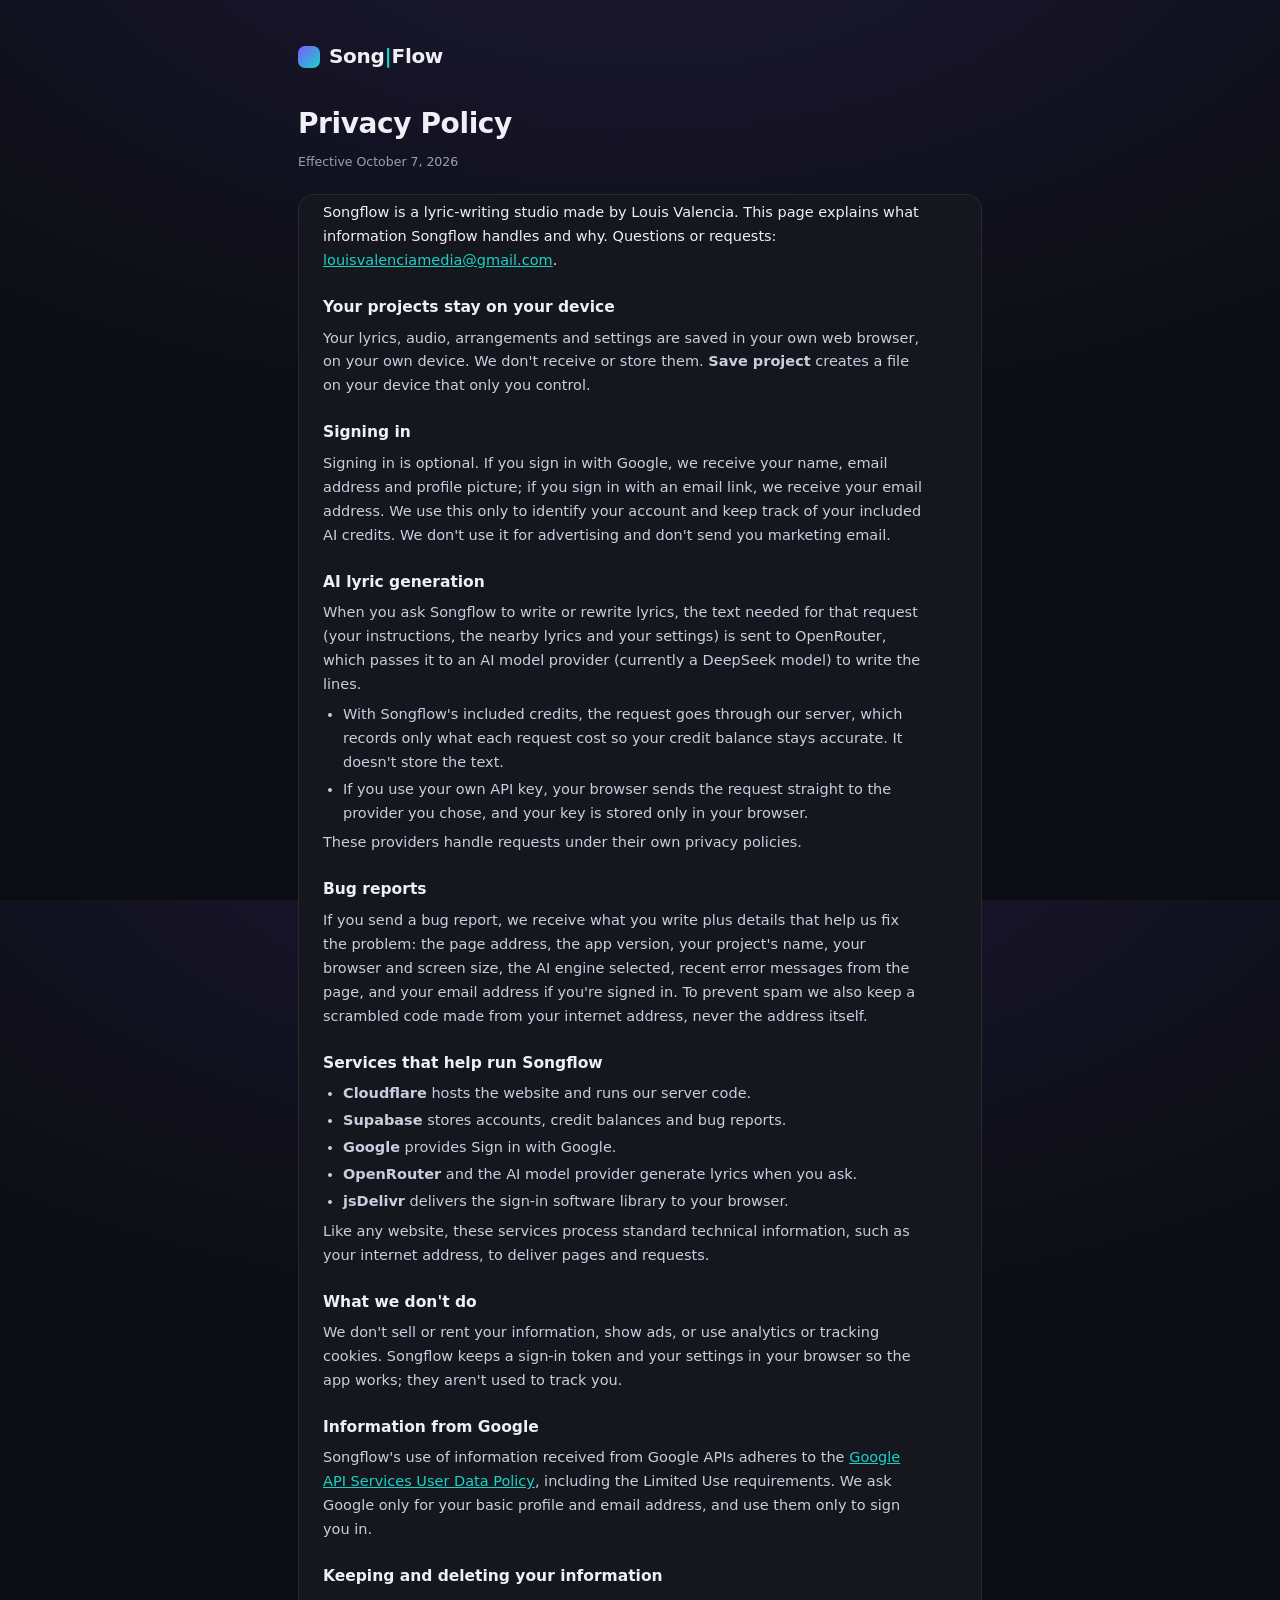
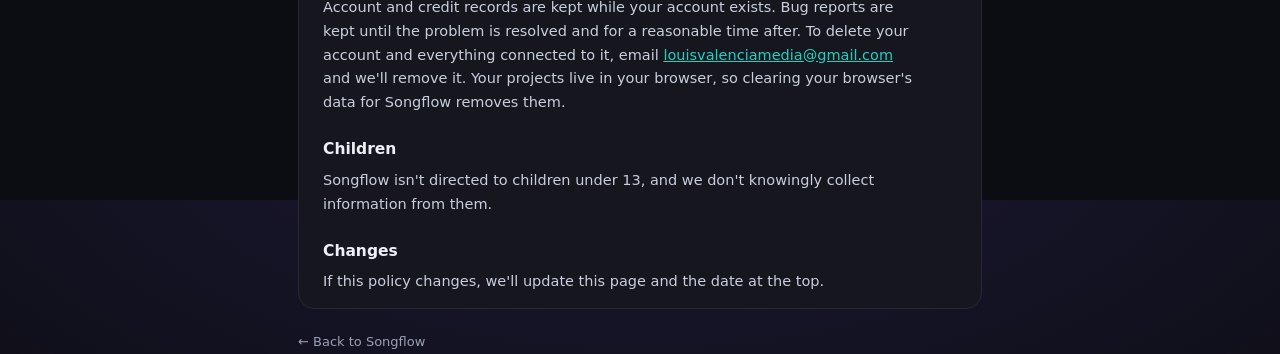
<file: privacy.html>
<!doctype html>
<html lang="en">
<head>
<meta charset="UTF-8"><meta name="viewport" content="width=device-width, initial-scale=1.0">
<title>Songflow — Privacy Policy</title>
<link rel="stylesheet" href="ams.css?v=27">
<style>
  body{margin:0;background:radial-gradient(1100px 560px at 50% -12%,rgba(124,92,255,.14),transparent),var(--bg);color:var(--txt);
    font-size:14.5px;line-height:1.65}
  .wrap{width:min(720px,100%);margin:0 auto;padding:40px 18px 64px;box-sizing:border-box}
  .brand{display:inline-flex;align-items:center;gap:9px;font-weight:800;font-size:20px;letter-spacing:-.3px;color:var(--txt);text-decoration:none}
  .brand .mk{width:22px;height:22px;border-radius:7px;background:var(--grad)}
  .brand .pipe{color:var(--accent2)}
  h1{font-size:28px;letter-spacing:-.4px;margin:26px 0 4px;text-wrap:balance}
  .eff{color:var(--mut);font-size:12.5px;margin:0 0 22px}
  .card{background:var(--panel);border:1px solid var(--line);border-radius:16px;padding:6px 24px 14px}
  h2{font-size:15.5px;margin:22px 0 6px;color:var(--txt)}
  p,li{color:#c9cede;max-width:65ch}
  ul{padding-left:20px;margin:6px 0}
  li{margin:3px 0}
  a{color:var(--accent2)}
  .lead{color:var(--txt)}
  .back{display:inline-block;margin-top:22px;color:var(--mut);font-size:13px;text-decoration:none}
  .back:hover{color:var(--txt)}
</style>
</head>
<body>
<div class="wrap">
  <a class="brand" href="./"><span class="mk"></span><span>Song<span class="pipe">|</span>Flow</span></a>
  <h1>Privacy Policy</h1>
  <p class="eff">Effective October 7, 2026</p>

  <div class="card">
    <p class="lead">Songflow is a lyric-writing studio made by Louis Valencia. This page explains what information Songflow handles and why. Questions or requests: <a href="mailto:louisvalenciamedia@gmail.com">louisvalenciamedia@gmail.com</a>.</p>

    <h2>Your projects stay on your device</h2>
    <p>Your lyrics, audio, arrangements and settings are saved in your own web browser, on your own device. We don't receive or store them. <b>Save project</b> creates a file on your device that only you control.</p>

    <h2>Signing in</h2>
    <p>Signing in is optional. If you sign in with Google, we receive your name, email address and profile picture; if you sign in with an email link, we receive your email address. We use this only to identify your account and keep track of your included AI credits. We don't use it for advertising and don't send you marketing email.</p>

    <h2>AI lyric generation</h2>
    <p>When you ask Songflow to write or rewrite lyrics, the text needed for that request (your instructions, the nearby lyrics and your settings) is sent to OpenRouter, which passes it to an AI model provider (currently a DeepSeek model) to write the lines.</p>
    <ul>
      <li>With Songflow's included credits, the request goes through our server, which records only what each request cost so your credit balance stays accurate. It doesn't store the text.</li>
      <li>If you use your own API key, your browser sends the request straight to the provider you chose, and your key is stored only in your browser.</li>
    </ul>
    <p>These providers handle requests under their own privacy policies.</p>

    <h2>Bug reports</h2>
    <p>If you send a bug report, we receive what you write plus details that help us fix the problem: the page address, the app version, your project's name, your browser and screen size, the AI engine selected, recent error messages from the page, and your email address if you're signed in. To prevent spam we also keep a scrambled code made from your internet address, never the address itself.</p>

    <h2>Services that help run Songflow</h2>
    <ul>
      <li><b>Cloudflare</b> hosts the website and runs our server code.</li>
      <li><b>Supabase</b> stores accounts, credit balances and bug reports.</li>
      <li><b>Google</b> provides Sign in with Google.</li>
      <li><b>OpenRouter</b> and the AI model provider generate lyrics when you ask.</li>
      <li><b>jsDelivr</b> delivers the sign-in software library to your browser.</li>
    </ul>
    <p>Like any website, these services process standard technical information, such as your internet address, to deliver pages and requests.</p>

    <h2>What we don't do</h2>
    <p>We don't sell or rent your information, show ads, or use analytics or tracking cookies. Songflow keeps a sign-in token and your settings in your browser so the app works; they aren't used to track you.</p>

    <h2>Information from Google</h2>
    <p>Songflow's use of information received from Google APIs adheres to the <a href="https://developers.google.com/terms/api-services-user-data-policy" target="_blank" rel="noopener">Google API Services User Data Policy</a>, including the Limited Use requirements. We ask Google only for your basic profile and email address, and use them only to sign you in.</p>

    <h2>Keeping and deleting your information</h2>
    <p>Account and credit records are kept while your account exists. Bug reports are kept until the problem is resolved and for a reasonable time after. To delete your account and everything connected to it, email <a href="mailto:louisvalenciamedia@gmail.com">louisvalenciamedia@gmail.com</a> and we'll remove it. Your projects live in your browser, so clearing your browser's data for Songflow removes them.</p>

    <h2>Children</h2>
    <p>Songflow isn't directed to children under 13, and we don't knowingly collect information from them.</p>

    <h2>Changes</h2>
    <p>If this policy changes, we'll update this page and the date at the top.</p>
  </div>

  <a class="back" href="./">&larr; Back to Songflow</a>
</div>
</body>
</html>
</file>
<file: ams.css>
/* AI Music Suite — shared design language (source: mockups/05_stem.html) */
:root{--bg:#0c0d12;--panel:#15161e;--panel2:#1c1e28;--line:#262838;--txt:#eef0f6;--mut:#9aa0b4;--accent:#7c5cff;--accent2:#19d3c5;--warn:#ff8a4c;--danger:#ff5c6a;--ok:#51cf66;--grad:linear-gradient(135deg,#7c5cff,#19d3c5);}
*{box-sizing:border-box;margin:0;padding:0;font-family:'Inter',system-ui,-apple-system,'Segoe UI',Roboto,sans-serif}
body{background:var(--bg);color:var(--txt);height:100vh;display:flex;overflow:hidden}button{font-family:inherit;cursor:pointer}
.hidden{display:none!important}
.muted{font-size:10px;color:#5c6076;line-height:1.5}

/* rail */
.rail{width:72px;background:#0a0b10;border-right:1px solid var(--line);display:flex;flex-direction:column;align-items:center;padding:12px 0;gap:5px;flex:0 0 auto}
.rail .mark{width:26px;height:26px;border-radius:8px;background:var(--grad);margin-bottom:11px}
.tab{width:56px;padding:8px 0;border-radius:10px;background:none;border:0;color:var(--mut);display:flex;flex-direction:column;align-items:center;gap:3px;font-size:9.5px;font-weight:600;text-decoration:none}
.tab .i{font-size:16px}.tab.on{background:var(--panel2);color:var(--txt)}.tab.shell{opacity:.5}.rail .grow{flex:1}

/* header + layout */
.main{flex:1;display:flex;flex-direction:column;min-width:0}
.hd{display:flex;align-items:center;gap:10px;padding:9px 14px;border-bottom:1px solid var(--line)}
.trackchip{display:flex;align-items:center;gap:7px;background:var(--panel2);border:1px solid var(--line);border-radius:9px;padding:5px 10px;font-size:11.5px}.trackchip b{color:var(--txt)}
.meta{font-size:11.5px;color:var(--mut)}.meta b{color:var(--txt)}.spacer{flex:1}
.tbtn{width:29px;height:29px;border-radius:7px;background:var(--panel2);border:1px solid var(--line);color:var(--txt);font-size:11px}.tbtn.play{background:var(--grad);color:#0c0d12;border:0;width:36px;height:36px;font-size:13px}
.clock{font-size:11.5px;color:var(--mut);font-variant-numeric:tabular-nums;min-width:84px;text-align:center}
.split{flex:1;display:flex;min-height:0}
.stage{flex:1;display:flex;flex-direction:column;padding:10px 12px;min-width:0;gap:8px;overflow:hidden}
.toolbar{display:flex;align-items:center;gap:6px;flex-wrap:wrap;font-size:11px;color:var(--mut)}
.tool{background:var(--panel2);border:1px solid var(--line);color:var(--mut);border-radius:8px;padding:5px 9px;font-size:11px;font-weight:600}
.tool.planned{opacity:.4;cursor:default}.tool.on{background:var(--grad);color:#0c0d12;border:0}

/* lanes */
.lanesArea{flex:0 0 auto;max-height:var(--tlmax,320px);overflow:auto;background:var(--panel);border:1px solid var(--line);border-radius:12px;position:relative}
/* drag handle to resize the timeline (waveform) height */
.tlresize{height:9px;margin:-3px 0 -1px;cursor:ns-resize;display:flex;align-items:center;justify-content:center;flex:0 0 auto}
.tlresize::before{content:"";width:42px;height:3px;border-radius:2px;background:var(--line)}
.tlresize:hover::before{background:var(--accent2)}
/* play-marker snap resolution select in the timeline toolbar */
.tlbar .tsnap{height:24px;background:var(--panel2);color:var(--txt);border:1px solid var(--line);border-radius:7px;font-size:11px;padding:0 4px;cursor:pointer}
.lanesArea.droptarget{outline:2px dashed var(--accent2);outline-offset:-2px}
.rulerRow{display:flex;position:sticky;top:0;z-index:4;height:18px}
.rcorner{position:sticky;left:0;z-index:5;flex:0 0 var(--lanelabel,174px);background:#101119;border-right:1px solid var(--line);border-bottom:1px solid var(--line)}
.ruler{flex:1;display:flex;background:#101119;border-bottom:1px solid var(--line)}.ruler .tick{flex:1;border-right:1px solid #20222e;font-size:9px;color:#5c6076;padding:2px 0 0 3px;min-width:0}
.lane{display:flex;height:var(--lane-h,52px);border-bottom:1px solid var(--line)}
.lane.seltgt .glabel{outline:1px solid var(--accent);outline-offset:-1px}
.glabel{position:sticky;left:0;z-index:3;flex:0 0 var(--lanelabel,174px);background:#101119;border-right:1px solid var(--line);padding:6px 7px;display:flex;align-items:center;gap:6px;cursor:pointer}
.glabel .dot{width:8px;height:8px;border-radius:2px;flex:0 0 auto}.glabel .nm{font-size:11px;font-weight:700;flex:1;white-space:nowrap;overflow:hidden;text-transform:capitalize}
.glabel .sm{display:flex;gap:3px}.glabel .sm button{width:19px;height:19px;border-radius:5px;background:#222431;border:1px solid var(--line);color:var(--mut);font-size:9px;font-weight:700}
.glabel .sm button.solo.on{background:var(--accent2);color:#0c0d12;border:0}.glabel .sm button.mute.on{background:var(--danger);color:#0c0d12;border:0}
.glabel .sm button.ab.on{background:var(--accent);color:#fff;border:0}
.pbtag{font-size:8px;font-weight:800;color:#0c0d12;background:var(--mut);border-radius:4px;padding:0 5px}
.laneTL{flex:1;position:relative;min-width:0;cursor:pointer}
.laneTL canvas{display:block;width:100%;height:100%}
.lane.muted .laneTL{opacity:.3}
.playhead{position:absolute;top:0;bottom:0;width:2px;background:var(--accent2);pointer-events:none;z-index:6;box-shadow:0 0 4px var(--accent2)}
/* cue marker: STATIC play-start position, linked to the lyric cursor (amber, sits under the moving teal playhead) */
.cuemark{position:absolute;top:0;bottom:0;width:2px;background:#ffb020;opacity:.8;pointer-events:none;z-index:5}

/* lists / library card */
.lib{background:var(--panel);border:1px solid var(--line);border-radius:12px;flex:1;min-height:90px;display:flex;flex-direction:column}
.lib .lh{display:flex;align-items:center;gap:8px;padding:8px 11px;border-bottom:1px solid var(--line)}.lib .lh b{font-size:12px}.lib .lh .sp{flex:1}
.upl{background:#262838;border:1px solid var(--line);color:var(--accent2);border-radius:7px;padding:5px 9px;font-size:10.5px;font-weight:700}
.lib .list{overflow-y:auto;padding:5px}
.lrow{display:flex;align-items:center;gap:9px;padding:7px 9px;border-radius:8px;font-size:11.5px}.lrow:hover{background:var(--panel2)}
.lrow .pl{width:28px;height:28px;border-radius:6px;background:linear-gradient(135deg,#2a2750,#173f3c);display:flex;align-items:center;justify-content:center;font-size:10px;flex:0 0 auto}
.lrow .ti{flex:1;min-width:0}.lrow .t{font-weight:600;white-space:nowrap;overflow:hidden;text-overflow:ellipsis}.lrow .m{font-size:9.5px;color:var(--mut)}
.ldbtn{background:#262838;border:1px solid var(--line);color:var(--accent2);border-radius:7px;padding:5px 9px;font-size:10px;font-weight:700}
.chipst{padding:1px 7px;border-radius:99px;font-size:9.5px}.c-ok{background:#14331c;color:var(--ok)}.c-bad{background:#3a1620;color:var(--danger)}.c-run{background:#33301a;color:#ffd43b}

/* right control panel */
.panel{width:304px;flex:0 0 auto;border-left:1px solid var(--line);background:var(--panel);display:flex;flex-direction:column;padding:13px;gap:9px;overflow-y:auto}
.pmode{display:flex;gap:5px;background:#101119;border:1px solid var(--line);border-radius:11px;padding:4px}.pmode button{flex:1;background:none;border:0;color:var(--mut);border-radius:8px;padding:8px;font-weight:700;font-size:11.5px}.pmode button.on{background:var(--grad);color:#0c0d12}
.pdiv{height:1px;background:var(--line);margin:3px 0 1px}.psection{font-size:10.5px;color:var(--accent2);font-weight:800;letter-spacing:1px;text-transform:uppercase;margin-bottom:3px}
.lab{font-size:10px;color:var(--mut);font-weight:700;text-transform:uppercase;letter-spacing:1px;margin:7px 0 5px}
.rangeval{font-size:10px;font-weight:700;color:var(--accent2);text-transform:none;letter-spacing:0;background:var(--panel2);border:1px solid var(--line);border-radius:6px;padding:1px 7px;flex:0 0 auto}
select.inp{width:100%;background:var(--panel2);border:1px solid var(--line);color:var(--txt);border-radius:9px;padding:8px;font-size:12px}
.stemtog{display:flex;flex-wrap:wrap;gap:6px}.stemtog button{background:#262838;border:1px solid var(--line);color:var(--mut);border-radius:7px;padding:6px 10px;font-size:11px;font-weight:700}.stemtog button.on{background:var(--accent);color:#0c0d12;border:0}
.drop{border:2px dashed #353b4d;border-radius:10px;padding:18px 10px;text-align:center;font-size:11.5px;color:var(--mut);cursor:pointer;margin-top:4px}
.drop:hover,.drop.hover{border-color:var(--accent);color:var(--txt)}
.go{background:var(--grad);color:#0c0d12;border:0;border-radius:11px;padding:11px;font-weight:800;font-size:12.5px;width:100%;display:flex;align-items:center;justify-content:center;gap:8px;margin-top:8px}
.go:disabled{opacity:.4;cursor:not-allowed}
.cleanbtn{width:100%;text-align:left;background:var(--panel2);border:1px solid var(--line);color:var(--txt);border-radius:9px;padding:9px 11px;font-size:12px;font-weight:600;margin-top:6px;display:flex;align-items:center;gap:8px}.cleanbtn .tag{margin-left:auto;font-size:9.5px;color:#5c6076}
.cleanbtn.planned{opacity:.42;cursor:default}
.ptabs{display:flex;gap:5px}.ptab{flex:1;background:var(--panel2);border:1px solid var(--line);color:var(--mut);border-radius:9px;padding:7px;font-weight:700;font-size:11px}.ptab.on{background:#2a2c3a;color:var(--txt)}.ptab.planned{opacity:.4;cursor:default}
.chk{display:flex;align-items:center;gap:9px;padding:8px 10px;background:var(--panel2);border:1px solid var(--line);border-radius:8px;margin-top:6px;font-size:12.5px;font-weight:600;cursor:pointer}.chk .box{width:18px;height:18px;border-radius:5px;border:1px solid var(--line);background:#262838;display:flex;align-items:center;justify-content:center;font-size:11px;color:#0c0d12}.chk.on .box{background:var(--accent2);border:0}.chk .dot{width:8px;height:8px;border-radius:2px}
.pbar{background:var(--panel2);border-radius:99px;height:7px;overflow:hidden;margin-top:8px}.pbar i{display:block;height:100%;width:0;background:var(--grad);transition:width .4s}
.pnote{font-size:11px;color:var(--mut);margin-top:6px;line-height:1.5}.pnote.err{color:var(--danger)}.pnote.ok{color:var(--ok)}
select.mini{background:var(--panel);color:var(--txt);border:1px solid var(--line);border-radius:7px;padding:5px;font-size:11px}

/* collapsible global library drawer (design note 13 §1.7) */
.drawer{flex:0 0 auto;width:250px;border-left:1px solid var(--line);background:#101119;display:flex;flex-direction:column;transition:width .15s}
.drawer.closed{width:30px}
.drawer .dhd{display:flex;align-items:center;gap:6px;padding:9px 8px;border-bottom:1px solid var(--line)}
.drawer .dhd b{font-size:11px;letter-spacing:1px;text-transform:uppercase;color:var(--accent2);flex:1;white-space:nowrap}
.drawer.closed .dhd b,.drawer.closed .dbody{display:none}
.dtoggle{background:none;border:0;color:var(--mut);font-size:13px}
.dbody{flex:1;overflow-y:auto;padding:6px}
.dcat{margin-bottom:4px}
.dcat .dch{display:flex;align-items:center;gap:6px;padding:6px 7px;border-radius:7px;background:var(--panel2);border:1px solid var(--line);cursor:pointer;font-size:10.5px;font-weight:700}
.dcat .dch .n{color:var(--mut);font-weight:600;margin-left:auto}
.dcat .ditems{padding:3px 0 3px 4px}
.ditem{display:flex;align-items:center;gap:7px;padding:5px 6px;border-radius:7px;font-size:10.5px;cursor:grab}
.ditem:hover{background:var(--panel2)}
.ditem .dot{width:7px;height:7px;border-radius:2px;flex:0 0 auto}
.ditem .nm{flex:1;white-space:nowrap;overflow:hidden;text-overflow:ellipsis}
.ditem .au{background:none;border:0;color:var(--mut);font-size:10px}
.drawer .dnote{font-size:9.5px;color:#5c6076;padding:7px;line-height:1.5}

/* global bottom media player */
body{padding-bottom:46px}
.player{position:fixed;left:0;right:0;bottom:0;height:46px;background:#0a0b10;border-top:1px solid var(--line);display:flex;align-items:center;gap:10px;padding:0 14px;z-index:50}
.plbtn{width:30px;height:30px;border-radius:50%;border:1px solid var(--line);background:var(--panel2);color:var(--txt);font-size:11px}
.plname{font-size:11px;font-weight:600;max-width:220px;white-space:nowrap;overflow:hidden;text-overflow:ellipsis;color:var(--accent2)}
#plSeek{flex:1;accent-color:var(--accent2)}
.pltime{font-size:10.5px;color:var(--mut);font-variant-numeric:tabular-nums;min-width:80px}
.plvolwrap{display:flex;align-items:center;gap:5px;font-size:11px}
.plvolwrap input{width:74px;accent-color:var(--accent)}

/* toast */
.toast{position:fixed;bottom:58px;left:50%;transform:translateX(-50%) translateY(8px);background:var(--panel2);border:1px solid var(--line);color:var(--txt);padding:9px 16px;border-radius:10px;font-size:11.5px;opacity:0;pointer-events:none;transition:.2s;z-index:60}
.toast.show{opacity:1;transform:translateX(-50%) translateY(0)}

/* timeline toolbar (shared component) */
.tlbar{display:flex;align-items:center;gap:5px;flex-wrap:wrap}
.tlbar .tool{padding:4px 8px}
.tlbar .sep{width:1px;height:16px;background:var(--line);margin:0 3px}
.lane.composite .glabel{background:#141226}
.lane.composite .glabel .nm{color:var(--accent2)}
.lane .emptyTL{display:flex;align-items:center;height:100%;padding-left:12px;font-size:10px;color:#5c6076;font-style:italic}
.tlsel{position:absolute;top:0;bottom:0;background:rgba(124,92,255,.18);border:1px solid var(--accent);pointer-events:none;z-index:1}
.livebtn{background:#262838;border:1px solid var(--line);color:var(--mut);border-radius:7px;padding:5px 9px;font-size:10px;font-weight:700;position:relative}
.livebtn.on{background:var(--accent2);color:#0c0d12;border-color:var(--accent2)}
.livebtn .lock{position:absolute;top:-7px;right:-7px;font-size:10px}

/* arm-for-edit (Option A): armed lanes carry the edit border; ◉ button lights */
.glabel .sm button.arm.on{background:var(--warn);color:#0c0d12;border:0}
.lane.armed .laneTL{box-shadow:inset 0 0 0 1.5px var(--warn)}
.lane.armed .glabel{box-shadow:inset 2px 0 0 var(--warn)}

/* timeline v2: region strip, bars ruler, clock */
.tlscroll{position:relative}
.regionstrip{flex:1;position:relative;background:#0d0e15;border-bottom:1px solid var(--line);height:18px;cursor:crosshair}
.region{position:absolute;top:2px;bottom:2px;background:rgba(25,211,197,.16);border:1px solid var(--accent2);border-radius:4px;font-size:8.5px;color:var(--accent2);padding:0 3px;overflow:hidden;white-space:nowrap;cursor:pointer;transition:left .12s ease,width .12s ease;display:flex;align-items:center;gap:3px}
.region.on{background:rgba(25,211,197,.35)}
/* lyric-bearing region = vivid teal (default); arrangement-only (no lyrics) = a MUTED teal — same
   family, just dimmed, so it reads as "the instrumental version" rather than a warning */
.region.nolyr{background:rgba(98,166,163,.16);border-color:#62a6a3;color:#b6dad8}
.region.nolyr.on{background:rgba(98,166,163,.36)}
/* a tag colour picked in the tag menu (the timeline sets --rc*): the tag in that colour (an arrangement-only
   region dimmer, as with teal), and its stretch of the timeline faintly tinted (.regtint) */
.region.colored{background:var(--rcb);border-color:var(--rc);color:var(--rc)}
.region.colored.nolyr{background:var(--rcm)}
.region.colored.nolyr .rlbl{opacity:.78}
.region.colored.on{background:var(--rcs)}
.regtint{position:absolute;top:0;bottom:0;pointer-events:none}
/* scratch pad: the drop preview while a section or span is dragged onto it */
.scrghost{position:absolute;top:2px;bottom:2px;border:1.5px dashed #ffd43b;background:rgba(255,212,59,.16);border-radius:4px;pointer-events:none;z-index:3}
.region .rlbl{overflow:hidden;text-overflow:ellipsis;white-space:nowrap;flex:1 1 auto;min-width:0}
.region .rbars{flex:0 0 auto;background:rgba(0,0,0,.35);border-radius:3px;padding:0 3px;font-weight:800;font-variant-numeric:tabular-nums;cursor:pointer}
.region .rbars:hover{background:var(--accent2);color:#0c0d12}

/* sleek themed scrollbars (replace the chunky default OS bars on the timeline + lyric editor + panels) */
*{scrollbar-width:thin;scrollbar-color:rgba(255,255,255,.18) transparent}
::-webkit-scrollbar{width:11px;height:11px}
::-webkit-scrollbar-track{background:transparent}
::-webkit-scrollbar-thumb{background:rgba(255,255,255,.18);border-radius:8px;border:3px solid transparent;background-clip:content-box}
::-webkit-scrollbar-thumb:hover{background:rgba(255,255,255,.3)}
::-webkit-scrollbar-corner{background:transparent}
/* bar-length dropdown */
.barsmenu{position:fixed;z-index:90;background:#15161e;border:1px solid var(--accent2);border-radius:8px;padding:4px;box-shadow:0 8px 24px rgba(0,0,0,.6);min-width:118px}
.barsmenu .bmopt{padding:6px 10px;border-radius:6px;font-size:12px;color:var(--txt);cursor:pointer;white-space:nowrap}
.barsmenu .bmopt.on,.barsmenu .bmopt:hover{background:var(--accent2);color:#0c0d12;font-weight:700}
.barsmenu .bmcustom{border-top:1px solid var(--line);margin-top:3px;color:var(--mut)}
/* word-processor tag-options menu (left-click a [Tag]) */
.tagopts{position:fixed;z-index:130;background:#15161e;border:1px solid var(--accent2);border-radius:9px;padding:6px;box-shadow:0 12px 32px rgba(0,0,0,.62);min-width:174px}
.tagopts .toname{display:block;width:100%;box-sizing:border-box;margin:0 0 3px;padding:3px 6px;border:1px solid transparent;border-radius:6px;background:transparent;color:var(--txt);font:inherit;font-size:12px;font-weight:800;outline:none;cursor:text}
.tagopts .toname:hover{border-color:var(--line)}
.tagopts .toname:focus{border-color:var(--accent2);background:var(--panel2)}
.tagopts .toh{font-size:11px;font-weight:800;color:var(--txt);padding:2px 6px 5px;white-space:nowrap;overflow:hidden;text-overflow:ellipsis}
.tagopts .tol{font-size:9px;text-transform:uppercase;letter-spacing:.6px;color:var(--mut);padding:3px 6px 3px}
.tagopts .tobars{display:flex;gap:4px;flex-wrap:wrap;padding:0 4px 5px}
.tagopts .tob{flex:1 1 auto;text-align:center;min-width:28px;padding:5px 4px;border-radius:6px;background:var(--panel2);border:1px solid var(--line);font-size:11px;font-weight:700;color:var(--txt);cursor:pointer}
.tagopts .tob:hover,.tagopts .tob.on{background:var(--accent2);color:#0c0d12;border-color:var(--accent2)}
.tagopts .toopt{padding:6px 8px;border-radius:6px;font-size:12px;color:var(--txt);cursor:pointer;margin-top:2px}
.tagopts .toopt:hover{background:var(--panel2)}
.tagopts .tocols{display:grid;grid-template-columns:repeat(6,20px);gap:6px;padding:2px 6px 7px}
.tagopts .toc{position:relative;width:20px;height:20px;border-radius:50%;cursor:pointer;box-sizing:border-box;border:2px solid transparent;box-shadow:inset 0 0 0 1px rgba(0,0,0,.4);transition:transform .08s}
.tagopts .toc:hover{transform:scale(1.15)}
.tagopts .toc.on{border-color:#fff;box-shadow:0 0 0 1px #0c0d12 inset}
.tagopts .toc.cust{background:conic-gradient(#ff5c6a,#ffd43b,#51cf66,#4cc9f0,#5b8cff,#ff6ec7,#ff5c6a)}
.tagopts .toc.cust input{position:absolute;inset:0;width:100%;height:100%;opacity:0;cursor:pointer;border:0;padding:0}
/* "All <name> tags": a link switch row; lit in the tag's colour (--lk, set by the menu) while linked */
.tagopts .toall{position:relative;display:flex;align-items:center;gap:7px;margin:0 4px 6px;padding:6px 8px;border-radius:8px;background:var(--panel2);border:1px solid var(--line);font-size:11.5px;color:var(--mut);cursor:pointer;user-select:none;transition:border-color .15s,background .15s,color .15s}
.tagopts .toall:hover{color:var(--txt);border-color:#3a3d4d}
.tagopts .toall input{position:absolute;opacity:0;width:1px;height:1px;margin:0;pointer-events:none}
.tagopts .toall .lki{flex:0 0 auto;width:13px;height:13px;opacity:.6;transition:opacity .15s,color .15s}
.tagopts .toall .lkt{flex:1 1 auto;display:flex;gap:4px;min-width:0;max-width:160px;white-space:nowrap}
.tagopts .toall .lkt span{flex:none}
.tagopts .toall .lkt b{min-width:0;overflow:hidden;text-overflow:ellipsis;color:var(--txt);font-weight:700}   /* a long name shortens; "tags" stays */
.tagopts .toall .sw{flex:0 0 auto;position:relative;width:26px;height:15px;border-radius:999px;background:#2a2d3a;box-shadow:inset 0 0 0 1px rgba(255,255,255,.07);transition:background .15s}
.tagopts .toall .sw::after{content:"";position:absolute;top:2px;left:2px;width:11px;height:11px;border-radius:50%;background:#8a90a4;transition:transform .15s ease,background .15s}
.tagopts .toall.on{color:var(--txt);border-color:var(--lk);background:var(--lkbg)}
.tagopts .toall.on .lki{opacity:1;color:var(--lk)}
.tagopts .toall.on .sw{background:var(--lk)}
.tagopts .toall.on .sw::after{transform:translateX(11px);background:#fff;box-shadow:0 1px 3px rgba(0,0,0,.4)}
.tagopts .toall:has(input:focus-visible){outline:2px solid var(--accent);outline-offset:1px}
.tagopts .toopt.danger{color:#ff8a8a}.tagopts .toopt.danger:hover{background:rgba(255,92,106,.14)}
.region.dragging{transition:none;opacity:.92;z-index:7;box-shadow:0 3px 10px rgba(0,0,0,.55);cursor:grabbing}
/* landing marker shown while reordering a section */
.regionstrip .dropind{position:absolute;top:-1px;bottom:-1px;width:2px;background:var(--accent);box-shadow:0 0 6px var(--accent);z-index:8;pointer-events:none}
.regionstrip .dropind .dropins{position:absolute;top:-9px;left:50%;transform:translateX(-50%);font-size:9px;color:var(--accent);line-height:1;text-shadow:0 0 4px var(--accent)}
/* loop range: a red band across the whole looped span (all selected sections) */
.loopband{position:absolute;top:0;bottom:0;z-index:1;pointer-events:none;background:rgba(255,92,106,.12);border-left:1.5px solid var(--danger);border-right:1.5px solid var(--danger)}
/* detected section starts: non-destructive dashed markers (never replace tag regions) */
.sectmarks{position:absolute;top:0;bottom:0;z-index:1;pointer-events:none}
.sectmark{position:absolute;top:0;bottom:0;border-left:2px dashed var(--warn);opacity:.6}
/* beat grid synced to tempo: faint lines per beat, brighter per bar */
.beatgrid{position:absolute;top:0;bottom:0;z-index:1;pointer-events:none}
.beatgrid .bl{position:absolute;top:0;bottom:0;border-left:1px solid rgba(124,92,255,.09)}
.beatgrid .bl.bar{border-left-color:rgba(124,92,255,.30)}
/* DJ-style beatgrid anchor: bright amber downbeat marker with a little flag at the top */
.gridanchor{position:absolute;top:0;bottom:0;width:2px;background:#ffb020;z-index:5;pointer-events:none;box-shadow:0 0 5px rgba(255,176,32,.7)}
.gridanchor::before{content:"\2693";position:absolute;top:-1px;left:-5px;font-size:10px;color:#ffb020;text-shadow:0 0 3px #000}
/* while picking an anchor, the timeline shows a crosshair */
.anchoring .lanesArea,.anchoring canvas,.anchoring .laneTL{cursor:crosshair}
.ruler{position:relative}
.ruler .loopfill{position:absolute;top:0;bottom:0;background:rgba(255,92,106,.34);border-left:1px solid var(--danger);border-right:1px solid var(--danger);pointer-events:none;z-index:0}
.ruler .tick{position:absolute;top:0;bottom:0;border-left:1px solid #20222e;font-size:9px;color:#5c6076;padding:2px 0 0 3px}
.ruler .tick.negt{color:#3a3d4d;font-style:italic;border-left-color:#191b24}   /* a partial pickup bar before bar 1 */
.tlclock{font-size:10.5px;color:var(--accent2);font-variant-numeric:tabular-nums;margin-left:auto}
.tlbar .playtl{background:var(--grad);color:#0c0d12;border:0;font-weight:800}
.tool.on{background:var(--grad);color:#0c0d12;border:0}

/* modals (mockup library, lineage) */
.modal-wrap{position:fixed;inset:0;background:rgba(5,6,10,.72);z-index:100;display:flex;align-items:center;justify-content:center}
.modal{background:var(--panel);border:1px solid var(--line);border-radius:14px;width:min(680px,92vw);max-height:82vh;display:flex;flex-direction:column}
.modal .mhd{display:flex;align-items:center;gap:8px;padding:12px 16px;border-bottom:1px solid var(--line)}
.modal .mhd b{flex:1;font-size:13px}
.modal .mclose{background:none;border:0;color:var(--mut);font-size:14px}
.modal .mbody{padding:14px 16px;overflow-y:auto}
.lintree .linstep{padding:7px 10px;border-left:2px solid var(--accent2);margin:0 0 6px 6px;font-size:11.5px;background:var(--panel2);border-radius:0 8px 8px 0}
.edtag{background:#33301a;color:#ffd43b;border:0;border-radius:99px;font-size:9px;padding:1px 7px;margin-left:5px;cursor:pointer}

/* like/dislike ratings (every library row + drawer) */
.ldbtn.rate,.au.rate{filter:grayscale(1) opacity(.5)}
.ldbtn.rate.liked,.au.rate.liked{filter:none;background:rgba(81,207,102,.18);border-color:var(--ok)}
.ldbtn.rate.disliked,.au.rate.disliked{filter:none;background:rgba(255,92,106,.18);border-color:var(--danger)}
.dsearch{margin:0 8px 6px;width:calc(100% - 16px);background:var(--panel2);border:1px solid var(--line);color:var(--txt);border-radius:7px;padding:5px 9px;font-size:11px}
.dtoggle.ddel{font-size:12px}

/* uniform lock-to-live-track panel */
.lockpanel .lp-locks{display:flex;flex-wrap:wrap;gap:5px;margin-top:6px}
.lockpanel .lp-tog{background:#262838;border:1px solid var(--line);color:var(--mut);border-radius:7px;padding:5px 9px;font-size:10.5px;font-weight:700;cursor:pointer}
.lockpanel .lp-tog.on{background:var(--accent2);color:#0c0d12;border-color:var(--accent2)}
.lockpanel .lp-note{margin-top:5px}

/* hub */
.hubwrap{flex:1;overflow-y:auto;padding:34px;display:flex;flex-direction:column;align-items:center}
.hubgrid{display:flex;flex-direction:column;gap:11px;width:100%;max-width:760px;margin-top:22px}
.htile{background:var(--panel);border:1px solid var(--line);border-radius:14px;padding:14px 18px;text-decoration:none;color:var(--txt);display:flex;align-items:center;gap:16px}
.htile:hover{border-color:var(--accent)}
.htile .hi{font-size:24px;flex:0 0 34px;text-align:center}.htile b{font-size:14px;flex:0 0 150px}.htile p{font-size:11px;color:var(--mut);line-height:1.5;flex:1;margin:0}
.hstat{align-self:flex-start;padding:2px 9px;border-radius:99px;font-size:9.5px;font-weight:700}
.hs-live{background:#14331c;color:var(--ok)}.hs-part{background:#33301a;color:#ffd43b}.hs-plan{background:#262838;color:var(--mut)}

/* ============================================================
   MOBILE (phones, ≤760px) — same link, phone-optimized layout.
   Rail → bottom tab bar · split stacks vertically · drawer →
   full-screen overlay w/ floating button · touch-sized targets.
   ============================================================ */
:root{--lanelabel:174px}
@media (max-width:760px){
  :root{--lanelabel:118px}
  html,body{height:100dvh}
  body{flex-direction:column;overflow:hidden;-webkit-tap-highlight-color:transparent;touch-action:manipulation}

  /* rail = bottom tab bar (above the player) */
  .rail{order:2;position:fixed;left:0;right:0;bottom:46px;width:100%;height:56px;
        flex-direction:row;justify-content:space-around;align-items:center;
        padding:0 2px;border-right:0;border-top:1px solid var(--line);z-index:55;
        overflow-x:auto;overflow-y:hidden}
  .rail .mark,.rail .grow{display:none}
  .tab{width:auto;min-width:42px;padding:5px 6px;font-size:8.5px;flex:0 0 auto}
  .tab .i{font-size:17px}

  /* main fills the screen above player+tabbar; panels stack & scroll as one */
  .main{order:1;flex:1;min-height:0;padding-bottom:104px}
  .hd{flex-wrap:wrap;gap:6px;padding:8px;overflow-x:auto}
  .split{flex-direction:column;overflow-y:auto;-webkit-overflow-scrolling:touch}
  .stage{overflow:visible;padding:8px;flex:0 0 auto}
  .panel{width:100%;flex:0 0 auto;border-left:0;border-top:1px solid var(--line);overflow:visible}
  .lib{min-height:110px}
  .lib .list{max-height:300px}

  /* timeline: scrollable toolbar, taller touch lanes, bigger lane buttons */
  .tlbar{flex-wrap:nowrap;overflow-x:auto;-webkit-overflow-scrolling:touch;padding-bottom:4px}
  .tlbar .tool{flex:0 0 auto;min-height:32px}
  .tlclock{min-width:90px}
  .lane{height:var(--lane-h,62px)}
  .glabel{padding:4px 5px;gap:4px}
  .glabel .nm{font-size:10px}
  .glabel .sm button{width:24px;height:24px;font-size:10px}
  .lanesArea{max-height:260px}

  /* touch targets + iOS no-zoom inputs */
  .tbtn{width:36px;height:36px}
  .tool,.ldbtn,.upl,.livebtn,.mini{min-height:34px}
  input,select,textarea{font-size:16px!important}
  .stemtog button{padding:9px 12px}
  .cleanbtn{padding:12px 11px}
  .go{padding:13px}

  /* player: hide volume (use the phone's), tighter */
  .player{gap:7px;padding:0 8px}
  .plvolwrap{display:none}
  .plname{max-width:28vw}

  /* drawer: floating 📚 button when closed; full-screen overlay when open */
  .drawer{position:fixed;inset:0 0 102px 0;width:100%;z-index:70;border-left:0}
  .drawer.closed{inset:auto 10px 112px auto;width:46px;height:46px;border-radius:50%;
                 border:1px solid var(--line);background:var(--panel2);
                 align-items:center;justify-content:center}
  .drawer.closed .dhd{border:0;padding:0}
  .drawer.closed .dsearch,.drawer.closed .dnote{display:none}
  .ditem{padding:9px 8px;font-size:12px}
  .ditem .au{font-size:14px;padding:4px 6px}

  /* modals + hub */
  .modal{width:96vw;max-height:86vh}
  .hubgrid{margin-top:10px;gap:8px;padding:0 8px}
  .htile{padding:11px 12px;gap:10px;flex-wrap:wrap}
  .htile b{flex:1 0 120px}
  .htile p{flex:1 1 100%}

  /* misc page bits that assume desktop width */
  .libtabs{flex-wrap:wrap}
  .toast{bottom:118px;max-width:92vw}
}

@media (max-width:760px){
  /* closed-drawer FAB shows only the ☰; hide delete/refresh until open */
  .drawer.closed .ddel,.drawer.closed .dhd .dtoggle:last-child{display:none}
  /* column-scroll contexts collapse flex:1 children — give key editors height */
  .lyx{min-height:46dvh}
  #doc{min-height:38dvh}
  /* hub page body scrolls (it has no .split) */
  body.hub{overflow:auto}
}

@media (max-width:760px){
  .hubwrap{padding:16px 10px 120px}
}

@media (max-width:760px){
  .lane .emptyTL{font-size:9px;padding:0 8px;line-height:1.4;
    display:-webkit-box;-webkit-line-clamp:3;-webkit-box-orient:vertical;overflow:hidden;align-items:unset}
}
</file>
